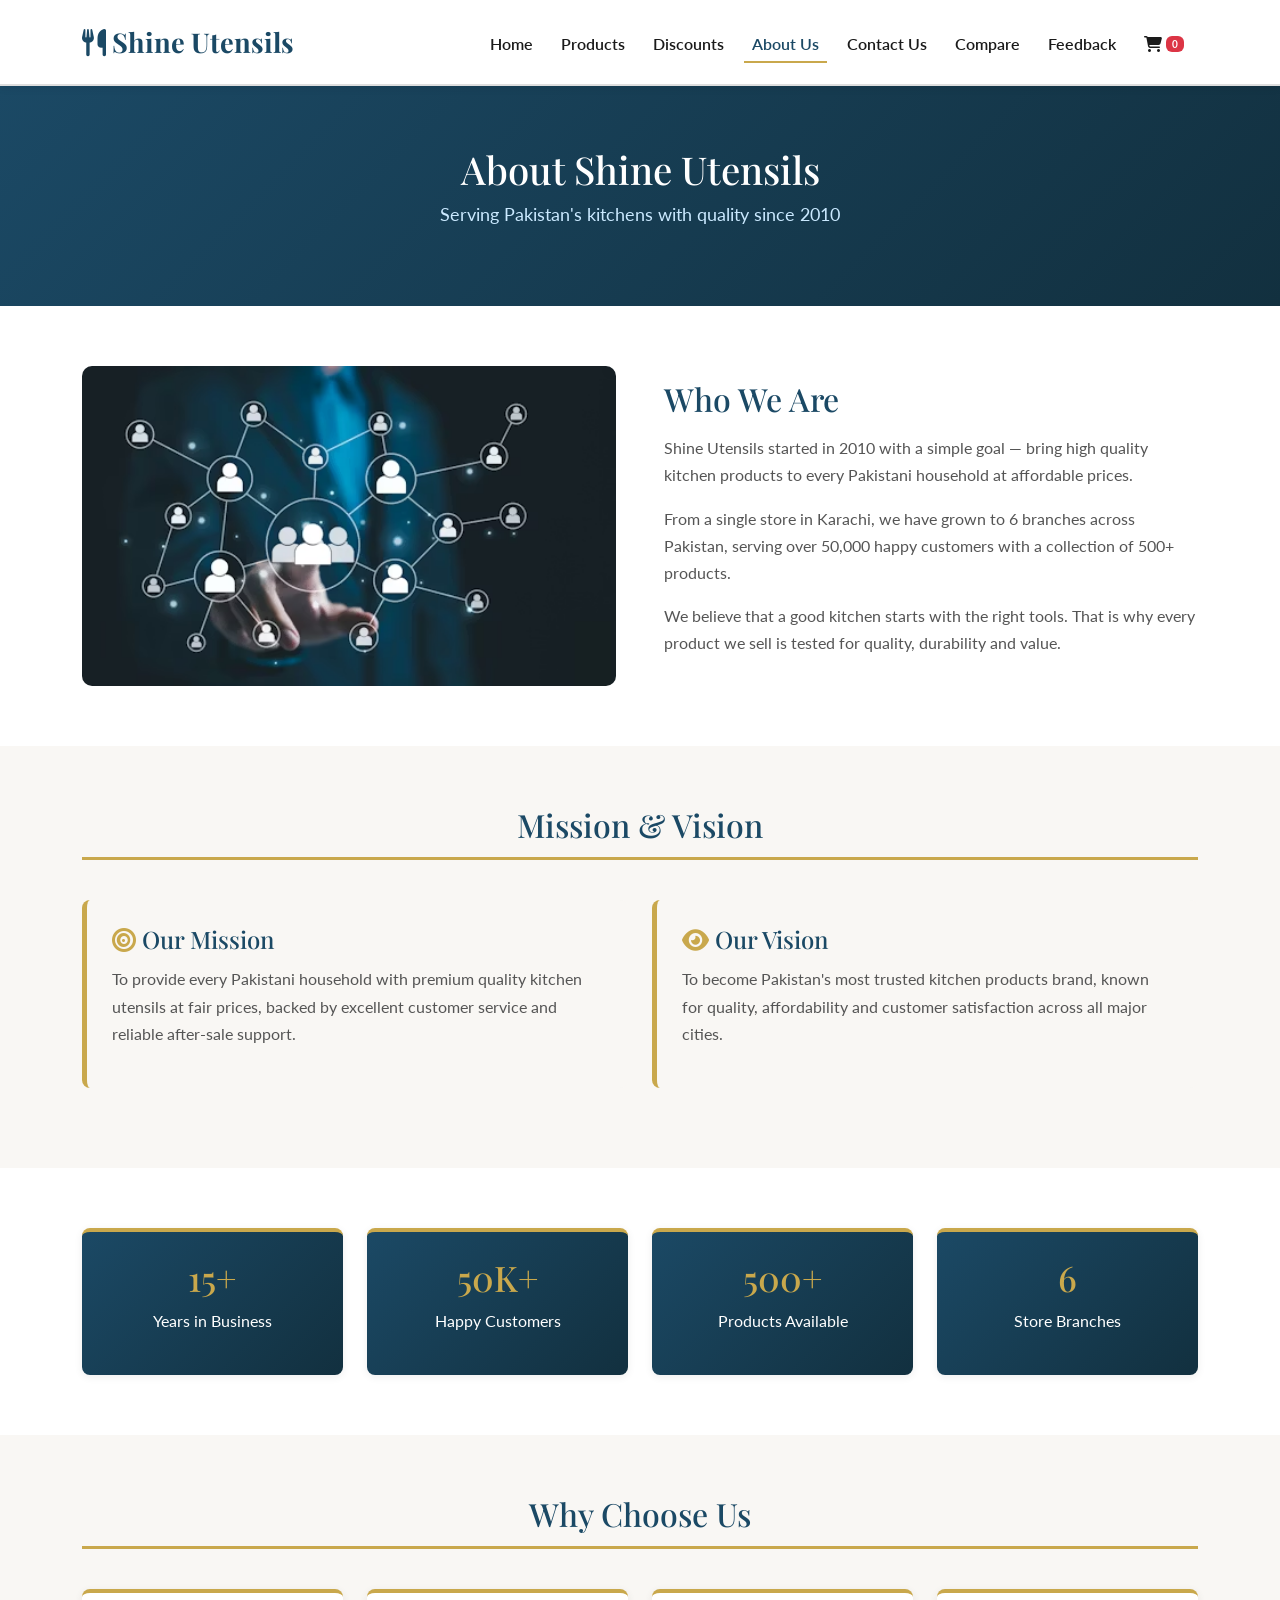
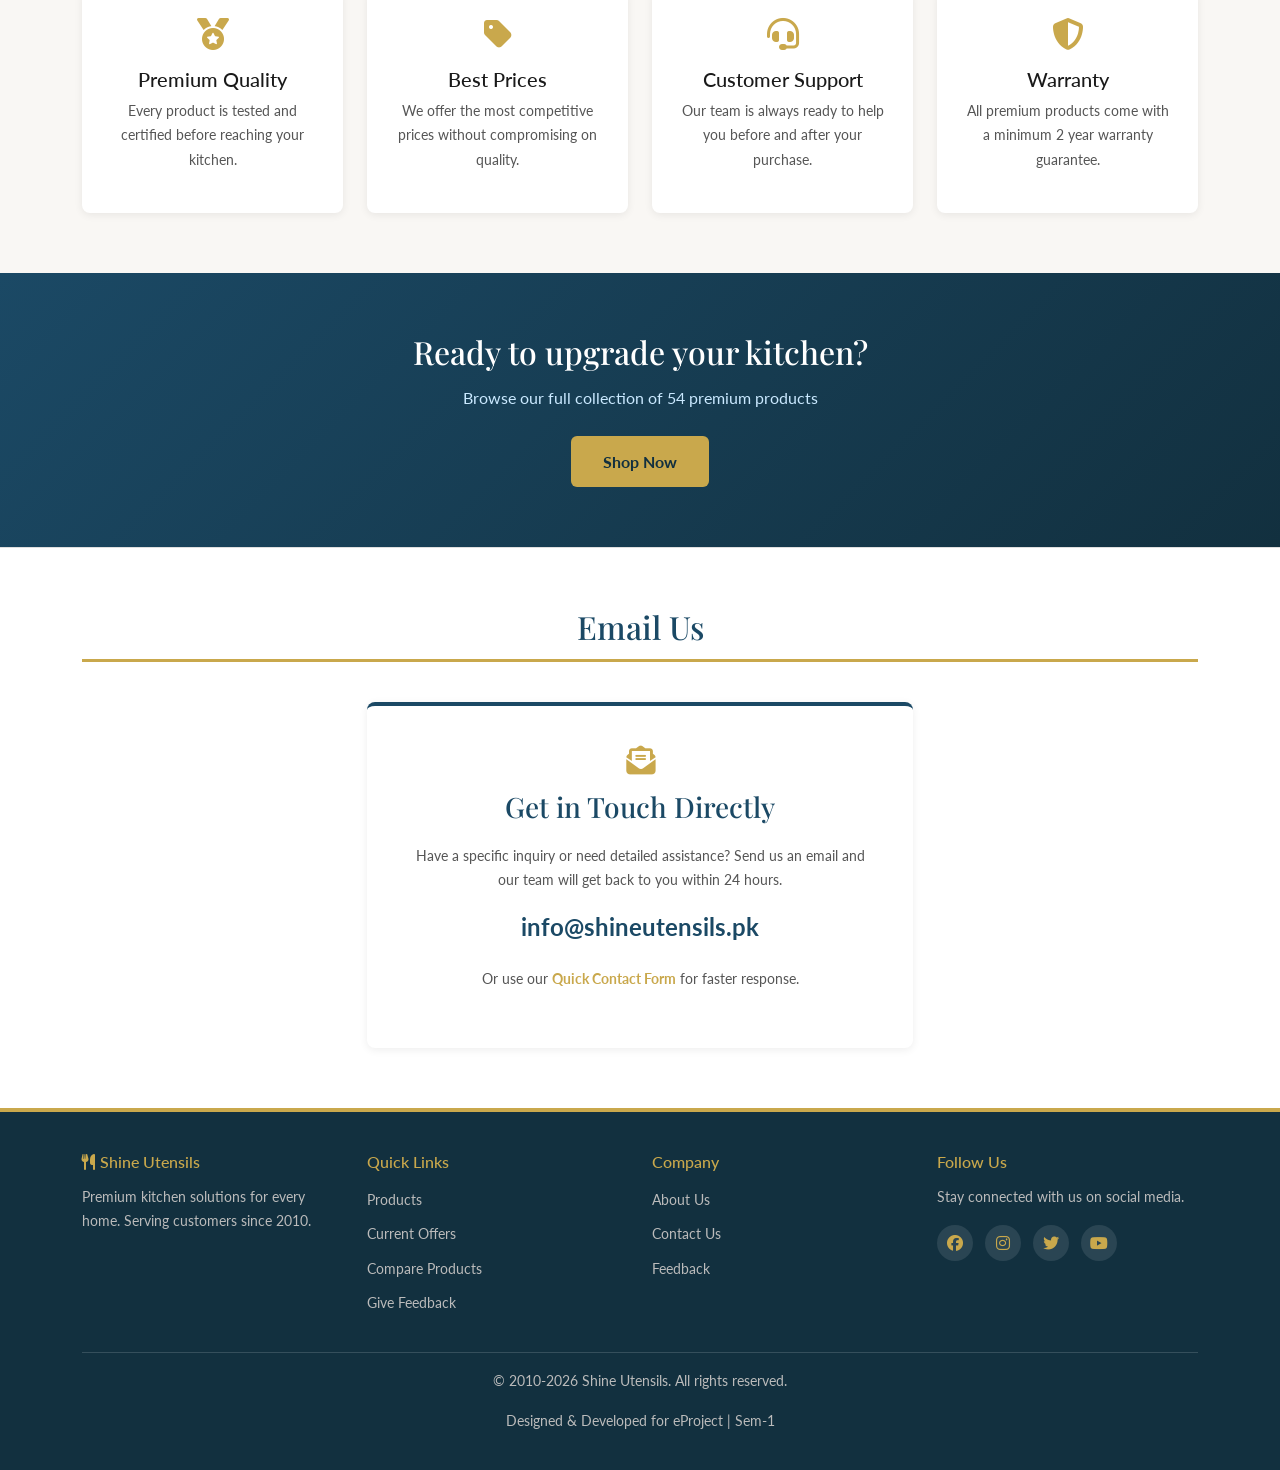
<file: shine utensils Store/about.html>
<!DOCTYPE html>
<html lang="en">
<head>
    <meta charset="UTF-8">
    <meta name="viewport" content="width=device-width, initial-scale=1.0">
    <title>Shine Utensils - About Us</title>
    <link href="https://cdnjs.cloudflare.com/ajax/libs/bootstrap/5.3.0/css/bootstrap.min.css" rel="stylesheet">
    <link href="https://cdnjs.cloudflare.com/ajax/libs/font-awesome/6.4.0/css/all.min.css" rel="stylesheet">
    <link rel="stylesheet" href="style.css">
    <link rel="stylesheet" href="navbar.css">
    <link rel="stylesheet" href="cards.css">
</head>
<body>

<!-- NAVBAR -->
<header>
    <nav class="navbar navbar-expand-lg">
        <div class="container">
            <a class="navbar-brand" href="index.html"><i class="fas fa-utensils"></i> Shine Utensils</a>
            <button class="navbar-toggler" type="button" data-bs-toggle="collapse" data-bs-target="#nav">
                <span class="navbar-toggler-icon"></span>
            </button>
            <div class="collapse navbar-collapse" id="nav">
                <ul class="navbar-nav ms-auto">
                    <li class="nav-item"><a class="nav-link" href="index.html">Home</a></li>
                    <li class="nav-item"><a class="nav-link" href="products.html">Products</a></li>
                    <li class="nav-item"><a class="nav-link" href="discounts.html">Discounts</a></li>
                    <li class="nav-item"><a class="nav-link active" href="about.html">About Us</a></li>
                    <li class="nav-item"><a class="nav-link" href="contact.html">Contact Us</a></li>
                    <li class="nav-item"><a class="nav-link" href="comparison.html">Compare</a></li>
                    <li class="nav-item"><a class="nav-link" href="feedback.html">Feedback</a></li>
                    <li class="nav-item"><a class="nav-link" href="#"><i class="fas fa-shopping-cart"></i> <span class="badge bg-danger cart-badge" style="font-size: 0.65rem; padding: 3px 6px; transform: translateY(-2px);">0</span></a></li>
                </ul>
            </div>
        </div>
    </nav>
</header>

<!-- PAGE HEADER -->
<section class="page-header">
    <div class="container">
        <h1>About Shine Utensils</h1>
        <p>Serving Pakistan's kitchens with quality since 2010</p>
    </div>
</section>

<!-- OUR STORY -->
<section style="background: var(--white);">
    <div class="container">
        <div class="row align-items-center g-5">
            <div class="col-md-6 slide-left">
                <img src="home-images/journey2.avif" alt="Our Store" class="about-img">
            </div>
            <div class="col-md-6 slide-right">
                <h2>Who We Are</h2>
                <p style="color: var(--muted); margin: 16px 0;">Shine Utensils started in 2010 with a simple goal — bring high quality kitchen products to every Pakistani household at affordable prices.</p>
                <p style="color: var(--muted); margin-bottom: 16px;">From a single store in Karachi, we have grown to 6 branches across Pakistan, serving over 50,000 happy customers with a collection of 500+ products.</p>
                <p style="color: var(--muted);">We believe that a good kitchen starts with the right tools. That is why every product we sell is tested for quality, durability and value.</p>
            </div>
        </div>
    </div>
</section>

<!-- MISSION & VISION -->
<section style="background: var(--bg);">
    <div class="container">
        <h2 class="section-title">Mission & Vision</h2>
        <div class="row g-4">
            <div class="col-md-6 slide-left">
                <div class="mission-card">
                    <h4><i class="fas fa-bullseye" style="color: var(--gold);"></i> Our Mission</h4>
                    <p style="color: var(--muted); margin-top: 12px;">To provide every Pakistani household with premium quality kitchen utensils at fair prices, backed by excellent customer service and reliable after-sale support.</p>
                </div>
            </div>
            <div class="col-md-6 slide-right">
                <div class="mission-card">
                    <h4><i class="fas fa-eye" style="color: var(--gold);"></i> Our Vision</h4>
                    <p style="color: var(--muted); margin-top: 12px;">To become Pakistan's most trusted kitchen products brand, known for quality, affordability and customer satisfaction across all major cities.</p>
                </div>
            </div>
        </div>
    </div>
</section>

<!-- STATS -->
<section style="background: var(--white);">
    <div class="container">
        <div class="row g-4 text-center">
            <div class="col-6 col-md-3 slide-left">
                <div class="stat-card">
                    <h3>15+</h3>
                    <p>Years in Business</p>
                </div>
            </div>
            <div class="col-6 col-md-3 slide-left">
                <div class="stat-card">
                    <h3>50K+</h3>
                    <p>Happy Customers</p>
                </div>
            </div>
            <div class="col-6 col-md-3 slide-right">
                <div class="stat-card">
                    <h3>500+</h3>
                    <p>Products Available</p>
                </div>
            </div>
            <div class="col-6 col-md-3 slide-right">
                <div class="stat-card">
                    <h3>6</h3>
                    <p>Store Branches</p>
                </div>
            </div>
        </div>
    </div>
</section>

<!-- WHY CHOOSE US -->
<section style="background: var(--bg);">
    <div class="container">
        <h2 class="section-title">Why Choose Us</h2>
        <div class="row g-4">
            <div class="col-sm-6 col-lg-3 slide-left">
                <div class="why-card">
                    <i class="fas fa-medal fa-2x" style="color: var(--gold);"></i>
                    <h5 style="margin: 14px 0 8px;">Premium Quality</h5>
                    <p style="color: var(--muted); font-size: 0.9rem;">Every product is tested and certified before reaching your kitchen.</p>
                </div>
            </div>
            <div class="col-sm-6 col-lg-3 slide-left">
                <div class="why-card">
                    <i class="fas fa-tag fa-2x" style="color: var(--gold);"></i>
                    <h5 style="margin: 14px 0 8px;">Best Prices</h5>
                    <p style="color: var(--muted); font-size: 0.9rem;">We offer the most competitive prices without compromising on quality.</p>
                </div>
            </div>
            <div class="col-sm-6 col-lg-3 slide-right">
                <div class="why-card">
                    <i class="fas fa-headset fa-2x" style="color: var(--gold);"></i>
                    <h5 style="margin: 14px 0 8px;">Customer Support</h5>
                    <p style="color: var(--muted); font-size: 0.9rem;">Our team is always ready to help you before and after your purchase.</p>
                </div>
            </div>
            <div class="col-sm-6 col-lg-3 slide-right">
                <div class="why-card">
                    <i class="fas fa-shield-alt fa-2x" style="color: var(--gold);"></i>
                    <h5 style="margin: 14px 0 8px;">Warranty</h5>
                    <p style="color: var(--muted); font-size: 0.9rem;">All premium products come with a minimum 2 year warranty guarantee.</p>
                </div>
            </div>
        </div>
    </div>
</section>

<!-- CTA -->
<section class="cta-section">
    <div class="container">
        <h2>Ready to upgrade your kitchen?</h2>
        <p>Browse our full collection of 54 premium products</p>
        <a href="products.html" class="btn-main">Shop Now</a>
    </div>
</section>

<!-- EMAIL US SECTION -->
<section id="email-section" style="background: var(--white); border-top: 1px solid var(--border);">
    <div class="container text-center">
        <h2 class="section-title">Email Us</h2>
        <div class="row justify-content-center">
            <div class="col-lg-6 slide-left">
                <div class="info-card" style="padding: 40px; border-top: 4px solid var(--primary);">
                    <i class="fas fa-envelope-open-text fa-3x mb-3" style="color: var(--gold);"></i>
                    <h3>Get in Touch Directly</h3>
                    <p style="color: var(--muted); margin: 20px 0;">Have a specific inquiry or need detailed assistance? Send us an email and our team will get back to you within 24 hours.</p>
                    <a href="mailto:info@shineutensils.pk" class="h4" style="color: var(--primary); font-weight: 700;">info@shineutensils.pk</a>
                    <div class="mt-4">
                        <p style="font-size: 0.9rem; color: var(--muted);">Or use our <a href="contact.html#quick-contact" style="color: var(--gold); font-weight: 700;">Quick Contact Form</a> for faster response.</p>
                    </div>
                </div>
            </div>
        </div>
    </div>
</section>

<!-- FOOTER -->
<footer>
    <div class="container">
        <div class="row g-4">
            <div class="col-md-6 col-lg-3">
                <h5><i class="fas fa-utensils"></i> Shine Utensils</h5>
                <p>Premium kitchen solutions for every home. Serving customers since 2010.</p>
            </div>
            <div class="col-md-6 col-lg-3">
                <h5>Quick Links</h5>
                <ul class="footer-links">
                    <li><a href="products.html">Products</a></li>
                    <li><a href="discounts.html">Current Offers</a></li>
                    <li><a href="comparison.html">Compare Products</a></li>
                    <li><a href="feedback.html">Give Feedback</a></li>
                </ul>
            </div>
            <div class="col-md-6 col-lg-3">
                <h5>Company</h5>
                <ul class="footer-links">
                    <li><a href="about.html">About Us</a></li>
                    <li><a href="contact.html">Contact Us</a></li>
                    <li><a href="feedback.html">Feedback</a></li>
                </ul>
            </div>
            <div class="col-md-6 col-lg-3">
                <h5>Follow Us</h5>
                <p>Stay connected with us on social media.</p>
                <div class="social-links">
                    <a href="#"><i class="fab fa-facebook"></i></a>
                    <a href="#"><i class="fab fa-instagram"></i></a>
                    <a href="#"><i class="fab fa-twitter"></i></a>
                    <a href="#"><i class="fab fa-youtube"></i></a>
                </div>
            </div>
        </div>
        <div class="footer-bottom">
            <p>&copy; 2010-2026 Shine Utensils. All rights reserved.</p>
            <p>Designed & Developed for eProject | Sem-1</p>
        </div>
    </div>
</footer>

<script src="https://cdnjs.cloudflare.com/ajax/libs/bootstrap/5.3.0/js/bootstrap.bundle.min.js"></script>
<script src="script.js"></script>

</body>
</html>
</file>
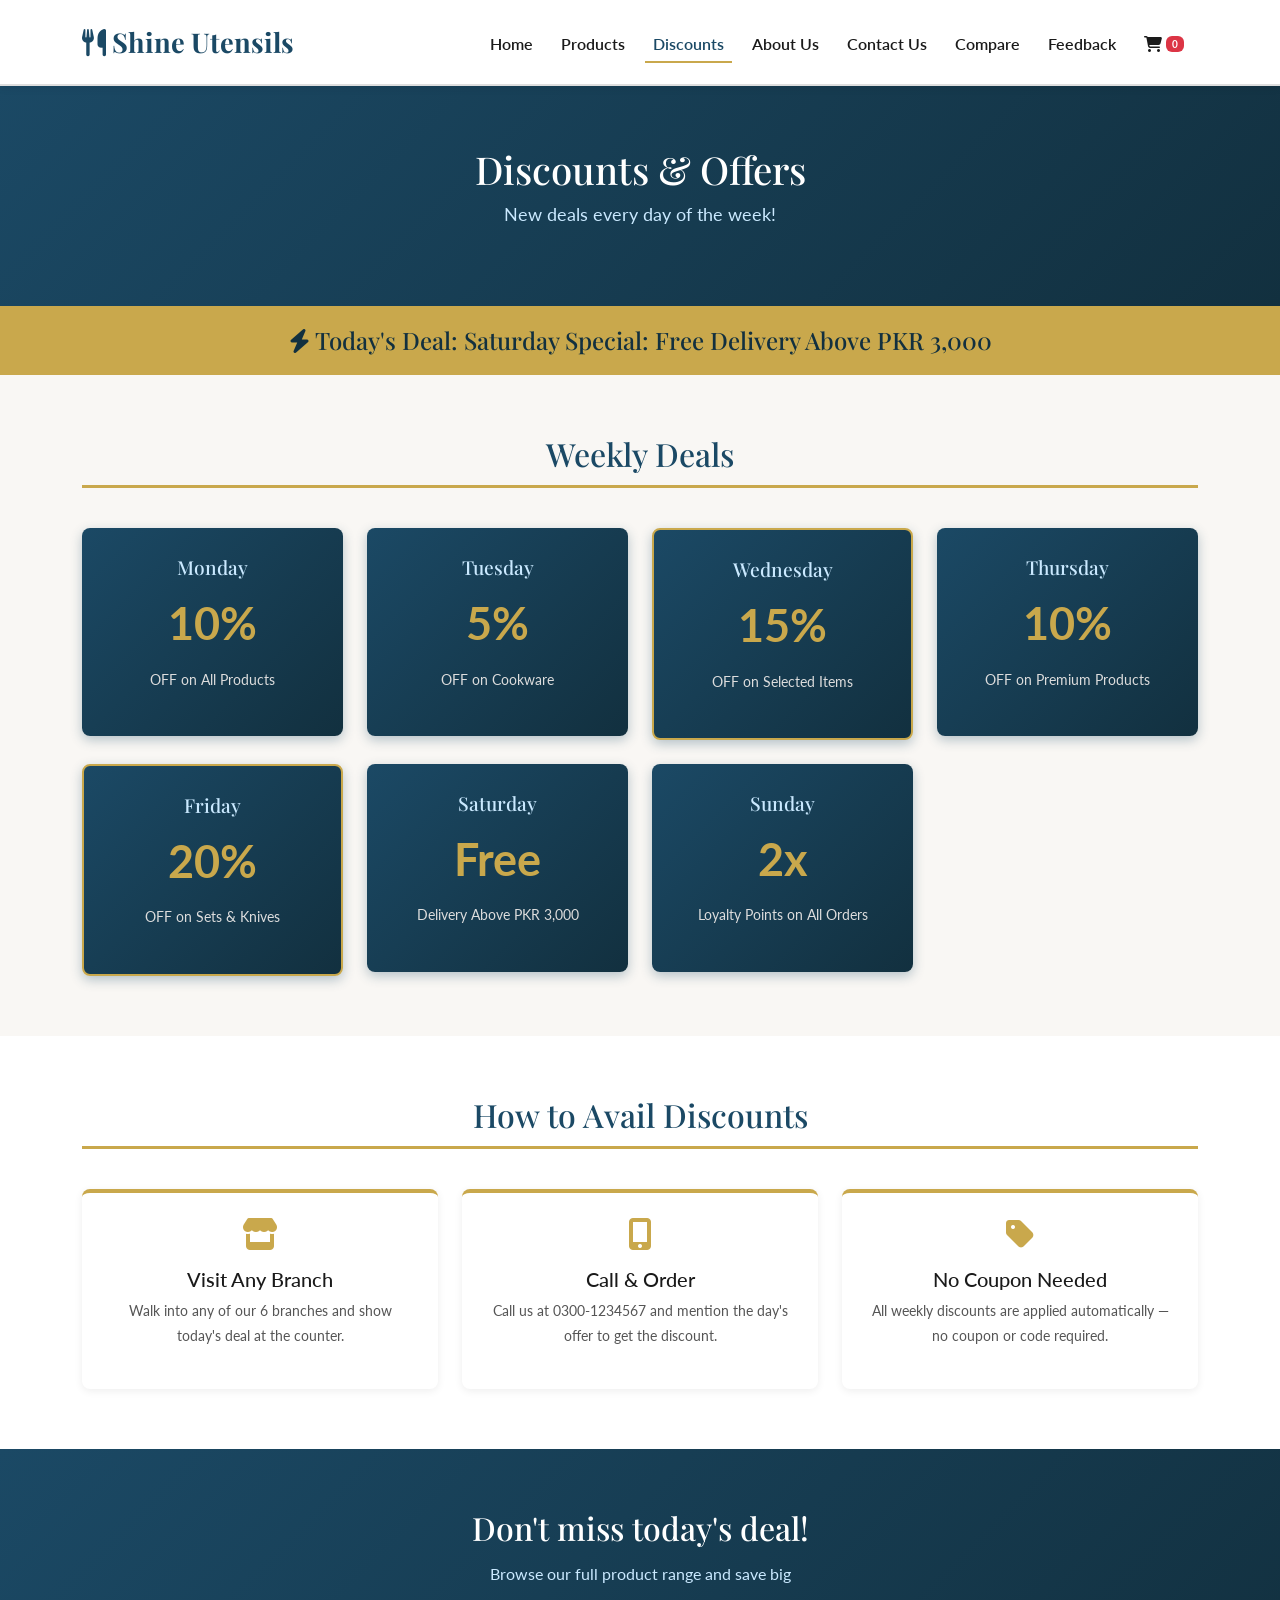
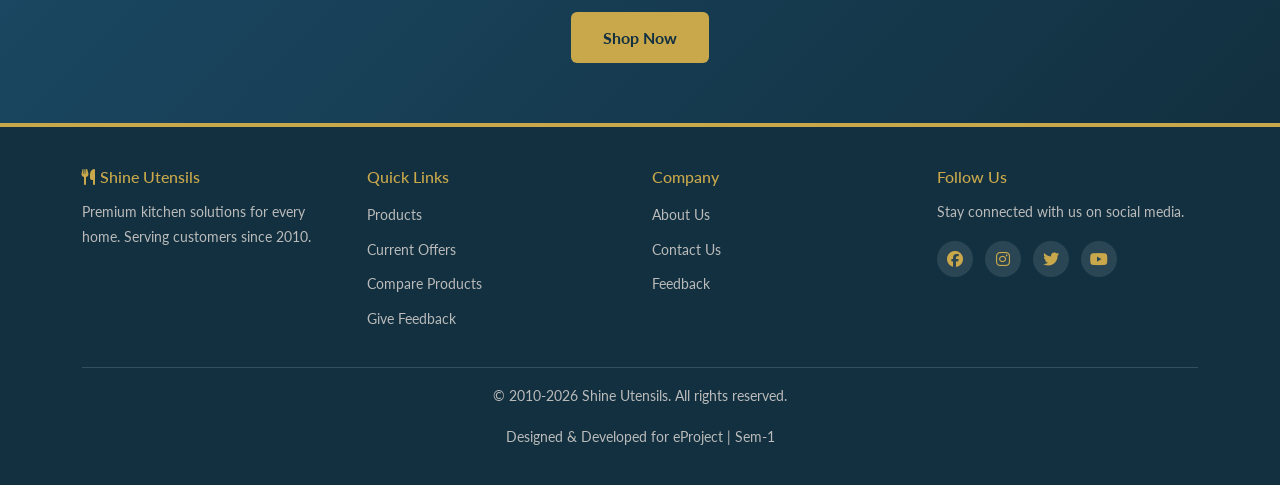
<file: shine utensils Store/discounts.html>
<!DOCTYPE html>
<html lang="en">
<head>
    <meta charset="UTF-8">
    <meta name="viewport" content="width=device-width, initial-scale=1.0">
    <title>Shine Utensils - Discounts</title>
    <link href="https://cdnjs.cloudflare.com/ajax/libs/bootstrap/5.3.0/css/bootstrap.min.css" rel="stylesheet">
    <link href="https://cdnjs.cloudflare.com/ajax/libs/font-awesome/6.4.0/css/all.min.css" rel="stylesheet">
    <link rel="stylesheet" href="style.css">
    <link rel="stylesheet" href="navbar.css">
    <link rel="stylesheet" href="cards.css">
</head>
<body>

<!-- NAVBAR -->
<header>
    <nav class="navbar navbar-expand-lg">
        <div class="container">
            <a class="navbar-brand" href="index.html"><i class="fas fa-utensils"></i> Shine Utensils</a>
            <button class="navbar-toggler" type="button" data-bs-toggle="collapse" data-bs-target="#nav">
                <span class="navbar-toggler-icon"></span>
            </button>
            <div class="collapse navbar-collapse" id="nav">
                <ul class="navbar-nav ms-auto">
                    <li class="nav-item"><a class="nav-link" href="index.html">Home</a></li>
                    <li class="nav-item"><a class="nav-link" href="products.html">Products</a></li>
                    <li class="nav-item"><a class="nav-link active" href="discounts.html">Discounts</a></li>
                    <li class="nav-item"><a class="nav-link" href="about.html">About Us</a></li>
                    <li class="nav-item"><a class="nav-link" href="contact.html">Contact Us</a></li>
                    <li class="nav-item"><a class="nav-link" href="comparison.html">Compare</a></li>
                    <li class="nav-item"><a class="nav-link" href="feedback.html">Feedback</a></li>
                    <li class="nav-item"><a class="nav-link" href="#"><i class="fas fa-shopping-cart"></i> <span class="badge bg-danger cart-badge" style="font-size: 0.65rem; padding: 3px 6px; transform: translateY(-2px);">0</span></a></li>
                </ul>
            </div>
        </div>
    </nav>
</header>

<!-- PAGE HEADER -->
<section class="page-header">
    <div class="container">
        <h1>Discounts & Offers</h1>
        <p>New deals every day of the week!</p>
    </div>
</section>

<!-- TODAY'S OFFER BANNER -->
<section style="background: var(--gold); padding: 20px;">
    <div class="container text-center">
        <h4 style="color: var(--dark); margin: 0;">
            <i class="fas fa-bolt"></i> Today's Deal: <span id="todayOffer">Loading...</span>
        </h4>
    </div>
</section>

<!-- WEEKLY DEALS -->
<section style="background: var(--bg);">
    <div class="container">
        <h2 class="section-title">Weekly Deals</h2>
        <div class="row g-4">

            <div class="col-sm-6 col-lg-3 slide-left">
                <div class="discount-card">
                    <h4>Monday</h4>
                    <div class="discount-percent">10%</div>
                    <p>OFF on All Products</p>
                </div>
            </div>

            <div class="col-sm-6 col-lg-3 slide-left">
                <div class="discount-card">
                    <h4>Tuesday</h4>
                    <div class="discount-percent">5%</div>
                    <p>OFF on Cookware</p>
                </div>
            </div>

            <div class="col-sm-6 col-lg-3 slide-right">
                <div class="discount-card featured">
                    <h4>Wednesday</h4>
                    <div class="discount-percent">15%</div>
                    <p>OFF on Selected Items</p>
                </div>
            </div>

            <div class="col-sm-6 col-lg-3 slide-right">
                <div class="discount-card">
                    <h4>Thursday</h4>
                    <div class="discount-percent">10%</div>
                    <p>OFF on Premium Products</p>
                </div>
            </div>

            <div class="col-sm-6 col-lg-3 slide-left">
                <div class="discount-card featured">
                    <h4>Friday</h4>
                    <div class="discount-percent">20%</div>
                    <p>OFF on Sets & Knives</p>
                </div>
            </div>

            <div class="col-sm-6 col-lg-3 slide-left">
                <div class="discount-card">
                    <h4>Saturday</h4>
                    <div class="discount-percent">Free</div>
                    <p>Delivery Above PKR 3,000</p>
                </div>
            </div>

            <div class="col-sm-6 col-lg-3 slide-right">
                <div class="discount-card">
                    <h4>Sunday</h4>
                    <div class="discount-percent">2x</div>
                    <p>Loyalty Points on All Orders</p>
                </div>
            </div>

        </div>
    </div>
</section>

<!-- HOW TO AVAIL -->
<section style="background: var(--white);">
    <div class="container">
        <h2 class="section-title">How to Avail Discounts</h2>
        <div class="row g-4 text-center">
            <div class="col-md-4 slide-left">
                <div class="why-card">
                    <i class="fas fa-store fa-2x" style="color: var(--gold);"></i>
                    <h5 style="margin: 14px 0 8px;">Visit Any Branch</h5>
                    <p style="color: var(--muted); font-size: 0.9rem;">Walk into any of our 6 branches and show today's deal at the counter.</p>
                </div>
            </div>
            <div class="col-md-4 slide-left">
                <div class="why-card">
                    <i class="fas fa-mobile-alt fa-2x" style="color: var(--gold);"></i>
                    <h5 style="margin: 14px 0 8px;">Call & Order</h5>
                    <p style="color: var(--muted); font-size: 0.9rem;">Call us at 0300-1234567 and mention the day's offer to get the discount.</p>
                </div>
            </div>
            <div class="col-md-4 slide-right">
                <div class="why-card">
                    <i class="fas fa-tag fa-2x" style="color: var(--gold);"></i>
                    <h5 style="margin: 14px 0 8px;">No Coupon Needed</h5>
                    <p style="color: var(--muted); font-size: 0.9rem;">All weekly discounts are applied automatically — no coupon or code required.</p>
                </div>
            </div>
        </div>
    </div>
</section>

<!-- CTA -->
<section class="cta-section">
    <div class="container">
        <h2>Don't miss today's deal!</h2>
        <p>Browse our full product range and save big</p>
        <a href="products.html" class="btn-main">Shop Now</a>
    </div>
</section>

<!-- FOOTER -->
<footer>
    <div class="container">
        <div class="row g-4">
            <div class="col-md-6 col-lg-3">
                <h5><i class="fas fa-utensils"></i> Shine Utensils</h5>
                <p>Premium kitchen solutions for every home. Serving customers since 2010.</p>
            </div>
            <div class="col-md-6 col-lg-3">
                <h5>Quick Links</h5>
                <ul class="footer-links">
                    <li><a href="products.html">Products</a></li>
                    <li><a href="discounts.html">Current Offers</a></li>
                    <li><a href="comparison.html">Compare Products</a></li>
                    <li><a href="feedback.html">Give Feedback</a></li>
                </ul>
            </div>
            <div class="col-md-6 col-lg-3">
                <h5>Company</h5>
                <ul class="footer-links">
                    <li><a href="about.html">About Us</a></li>
                    <li><a href="contact.html">Contact Us</a></li>
                    <li><a href="feedback.html">Feedback</a></li>
                </ul>
            </div>
            <div class="col-md-6 col-lg-3">
                <h5>Follow Us</h5>
                <p>Stay connected with us on social media.</p>
                <div class="social-links">
                    <a href="#"><i class="fab fa-facebook"></i></a>
                    <a href="#"><i class="fab fa-instagram"></i></a>
                    <a href="#"><i class="fab fa-twitter"></i></a>
                    <a href="#"><i class="fab fa-youtube"></i></a>
                </div>
            </div>
        </div>
        <div class="footer-bottom">
            <p>&copy; 2010-2026 Shine Utensils. All rights reserved.</p>
            <p>Designed & Developed for eProject | Sem-1</p>
        </div>
    </div>
</footer>

<script src="https://cdnjs.cloudflare.com/ajax/libs/bootstrap/5.3.0/js/bootstrap.bundle.min.js"></script>
<script src="script.js"></script>

</body>
</html>
</file>
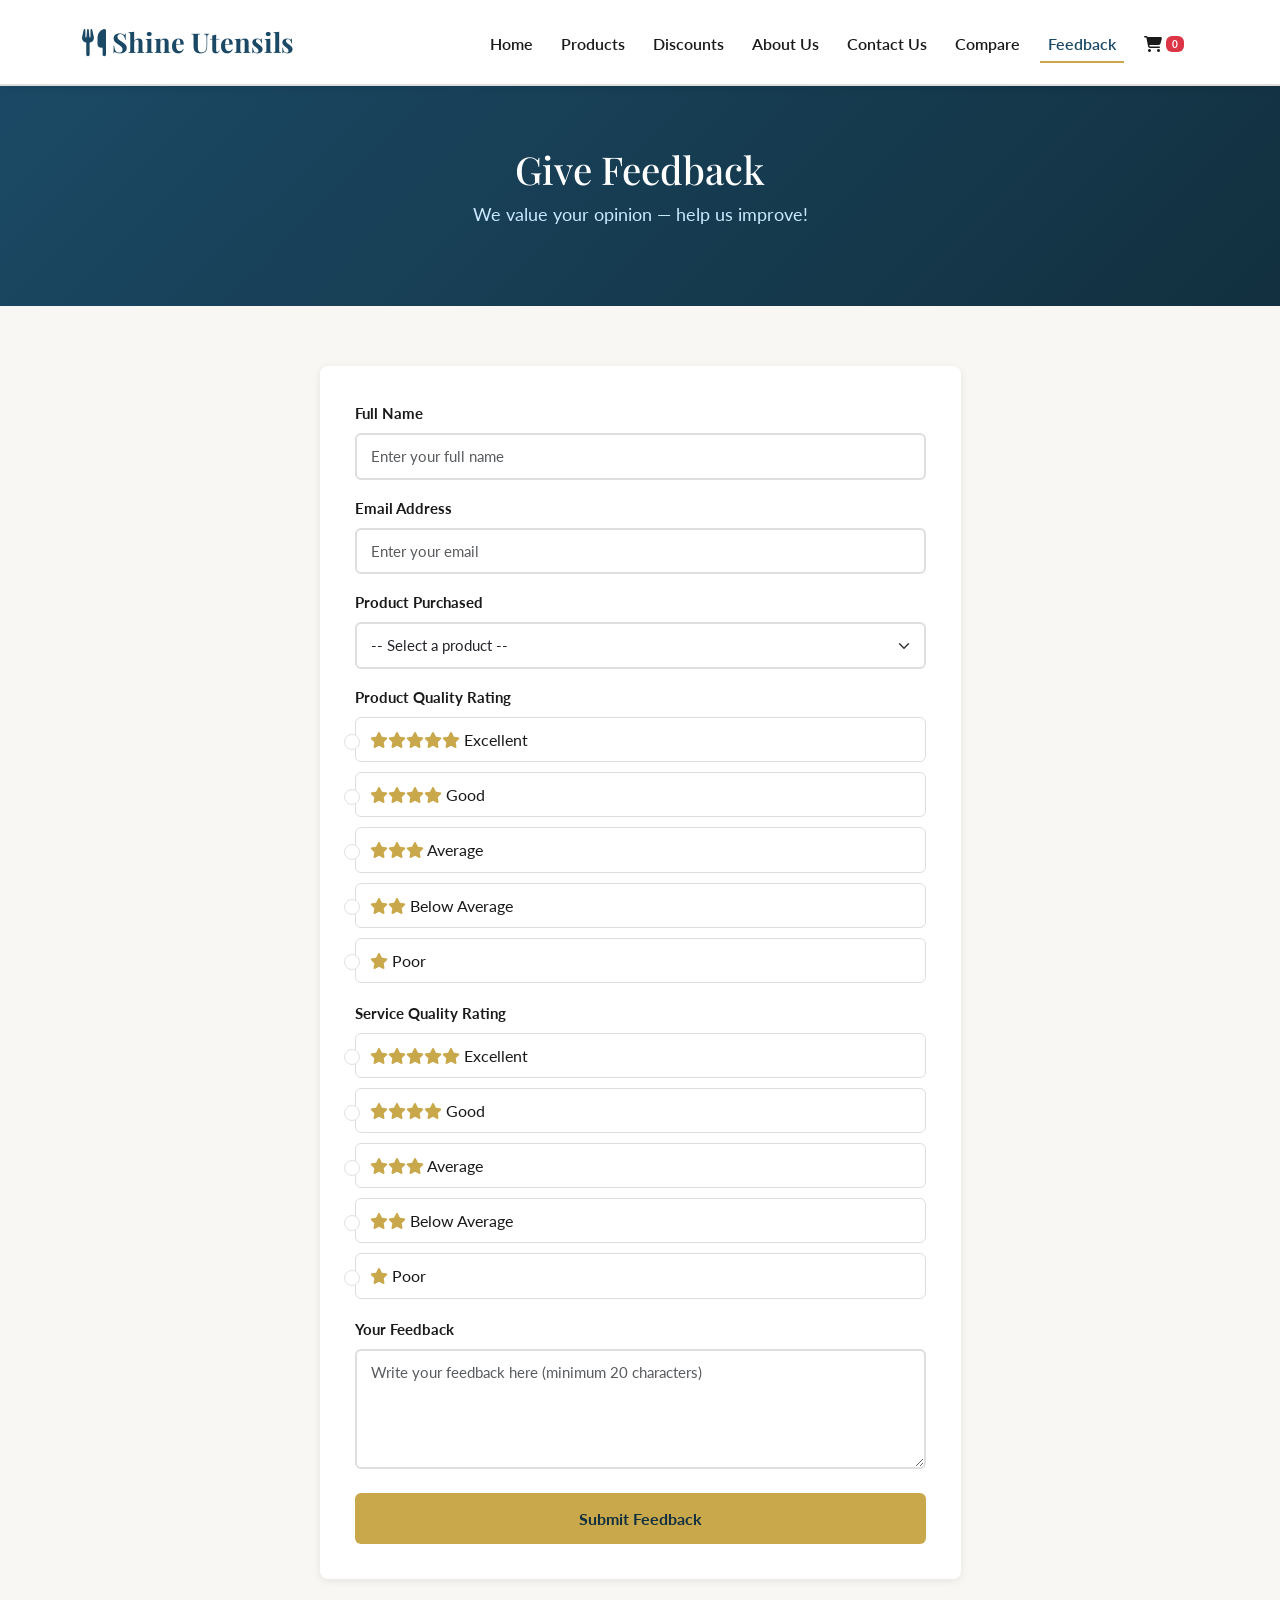
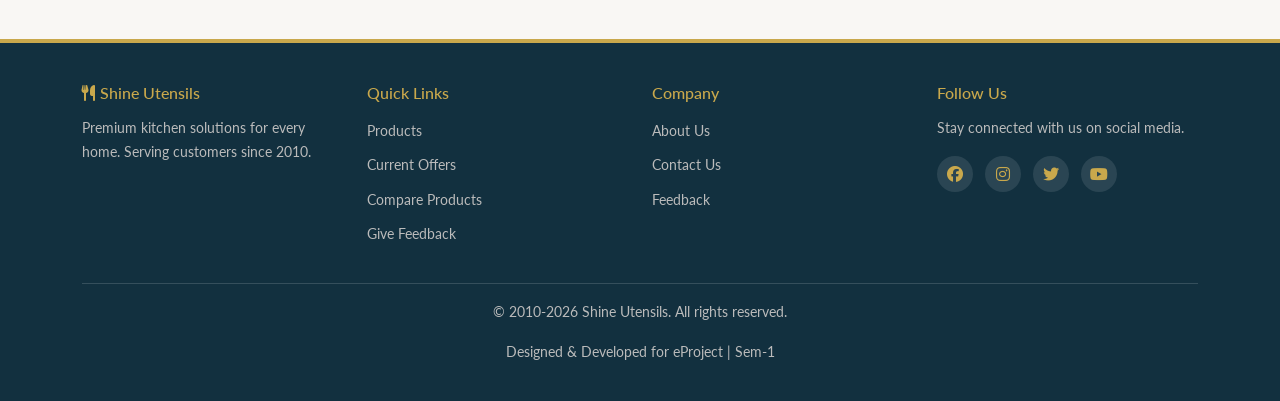
<file: shine utensils Store/feedback.html>
<!DOCTYPE html>
<html lang="en">
<head>
    <meta charset="UTF-8">
    <meta name="viewport" content="width=device-width, initial-scale=1.0">
    <title>Shine Utensils - Feedback</title>
    <link href="https://cdnjs.cloudflare.com/ajax/libs/bootstrap/5.3.0/css/bootstrap.min.css" rel="stylesheet">
    <link href="https://cdnjs.cloudflare.com/ajax/libs/font-awesome/6.4.0/css/all.min.css" rel="stylesheet">
    <link rel="stylesheet" href="style.css">
    <link rel="stylesheet" href="navbar.css">
    <link rel="stylesheet" href="forms.css">
</head>
<body>

<!-- NAVBAR -->
<header>
    <nav class="navbar navbar-expand-lg">
        <div class="container">
            <a class="navbar-brand" href="index.html"><i class="fas fa-utensils"></i> Shine Utensils</a>
            <button class="navbar-toggler" type="button" data-bs-toggle="collapse" data-bs-target="#nav">
                <span class="navbar-toggler-icon"></span>
            </button>
            <div class="collapse navbar-collapse" id="nav">
                <ul class="navbar-nav ms-auto">
                    <li class="nav-item"><a class="nav-link" href="index.html">Home</a></li>
                    <li class="nav-item"><a class="nav-link" href="products.html">Products</a></li>
                    <li class="nav-item"><a class="nav-link" href="discounts.html">Discounts</a></li>
                    <li class="nav-item"><a class="nav-link" href="about.html">About Us</a></li>
                    <li class="nav-item"><a class="nav-link" href="contact.html">Contact Us</a></li>
                    <li class="nav-item"><a class="nav-link" href="comparison.html">Compare</a></li>
                    <li class="nav-item"><a class="nav-link active" href="feedback.html">Feedback</a></li>
                    <li class="nav-item"><a class="nav-link" href="#"><i class="fas fa-shopping-cart"></i> <span class="badge bg-danger cart-badge" style="font-size: 0.65rem; padding: 3px 6px; transform: translateY(-2px);">0</span></a></li>
                </ul>
            </div>
        </div>
    </nav>
</header>

<!-- PAGE HEADER -->
<section class="page-header">
    <div class="container">
        <h1>Give Feedback</h1>
        <p>We value your opinion — help us improve!</p>
    </div>
</section>

<!-- FEEDBACK FORM -->
<section style="background: var(--bg);">
    <div class="container">
        <div class="row justify-content-center">
            <div class="col-lg-7">

                <!-- SUCCESS MESSAGE -->
                <div id="successMessage" class="alert alert-success mb-4" style="display: none;">
                    <i class="fas fa-check-circle"></i> Thank you! Your feedback has been submitted successfully.
                </div>

                <!-- ERROR MESSAGE -->
                <div id="errorMessage" class="alert alert-danger mb-4" style="display: none;">
                    <i class="fas fa-exclamation-circle"></i> <span id="errorText"></span>
                </div>

                <div class="form-box">
                    <form id="feedbackForm" onsubmit="submitFeedback(event)">

                        <!-- NAME -->
                        <div class="mb-3">
                            <label class="form-label">Full Name</label>
                            <input type="text" id="fullName" class="form-control" placeholder="Enter your full name">
                        </div>

                        <!-- EMAIL -->
                        <div class="mb-3">
                            <label class="form-label">Email Address</label>
                            <input type="email" id="email" class="form-control" placeholder="Enter your email">
                        </div>

                        <!-- PRODUCT -->
                        <div class="mb-3">
                            <label class="form-label">Product Purchased</label>
                            <select id="product" class="form-select">
                                <option value="">-- Select a product --</option>
                            </select>
                        </div>

                        <!-- PRODUCT RATING -->
                        <div class="mb-3">
                            <label class="form-label">Product Quality Rating</label>
                            <div class="rating-group">
                                <label class="form-check">
                                    <input class="form-check-input" type="radio" name="productRating" value="5">
                                    <span class="form-check-label"><i class="fas fa-star"></i><i class="fas fa-star"></i><i class="fas fa-star"></i><i class="fas fa-star"></i><i class="fas fa-star"></i> Excellent</span>
                                </label>
                                <label class="form-check">
                                    <input class="form-check-input" type="radio" name="productRating" value="4">
                                    <span class="form-check-label"><i class="fas fa-star"></i><i class="fas fa-star"></i><i class="fas fa-star"></i><i class="fas fa-star"></i> Good</span>
                                </label>
                                <label class="form-check">
                                    <input class="form-check-input" type="radio" name="productRating" value="3">
                                    <span class="form-check-label"><i class="fas fa-star"></i><i class="fas fa-star"></i><i class="fas fa-star"></i> Average</span>
                                </label>
                                <label class="form-check">
                                    <input class="form-check-input" type="radio" name="productRating" value="2">
                                    <span class="form-check-label"><i class="fas fa-star"></i><i class="fas fa-star"></i> Below Average</span>
                                </label>
                                <label class="form-check">
                                    <input class="form-check-input" type="radio" name="productRating" value="1">
                                    <span class="form-check-label"><i class="fas fa-star"></i> Poor</span>
                                </label>
                            </div>
                        </div>

                        <!-- SERVICE RATING -->
                        <div class="mb-3">
                            <label class="form-label">Service Quality Rating</label>
                            <div class="rating-group">
                                <label class="form-check">
                                    <input class="form-check-input" type="radio" name="serviceRating" value="5">
                                    <span class="form-check-label"><i class="fas fa-star"></i><i class="fas fa-star"></i><i class="fas fa-star"></i><i class="fas fa-star"></i><i class="fas fa-star"></i> Excellent</span>
                                </label>
                                <label class="form-check">
                                    <input class="form-check-input" type="radio" name="serviceRating" value="4">
                                    <span class="form-check-label"><i class="fas fa-star"></i><i class="fas fa-star"></i><i class="fas fa-star"></i><i class="fas fa-star"></i> Good</span>
                                </label>
                                <label class="form-check">
                                    <input class="form-check-input" type="radio" name="serviceRating" value="3">
                                    <span class="form-check-label"><i class="fas fa-star"></i><i class="fas fa-star"></i><i class="fas fa-star"></i> Average</span>
                                </label>
                                <label class="form-check">
                                    <input class="form-check-input" type="radio" name="serviceRating" value="2">
                                    <span class="form-check-label"><i class="fas fa-star"></i><i class="fas fa-star"></i> Below Average</span>
                                </label>
                                <label class="form-check">
                                    <input class="form-check-input" type="radio" name="serviceRating" value="1">
                                    <span class="form-check-label"><i class="fas fa-star"></i> Poor</span>
                                </label>
                            </div>
                        </div>

                        <!-- FEEDBACK TEXT -->
                        <div class="mb-4">
                            <label class="form-label">Your Feedback</label>
                            <textarea id="feedback" class="form-control" placeholder="Write your feedback here (minimum 20 characters)"></textarea>
                        </div>

                        <button type="submit" class="btn-main w-100">Submit Feedback</button>

                    </form>
                </div>

            </div>
        </div>
    </div>
</section>

<!-- FOOTER -->
<footer>
    <div class="container">
        <div class="row g-4">
            <div class="col-md-6 col-lg-3">
                <h5><i class="fas fa-utensils"></i> Shine Utensils</h5>
                <p>Premium kitchen solutions for every home. Serving customers since 2010.</p>
            </div>
            <div class="col-md-6 col-lg-3">
                <h5>Quick Links</h5>
                <ul class="footer-links">
                    <li><a href="products.html">Products</a></li>
                    <li><a href="discounts.html">Current Offers</a></li>
                    <li><a href="comparison.html">Compare Products</a></li>
                    <li><a href="feedback.html">Give Feedback</a></li>
                </ul>
            </div>
            <div class="col-md-6 col-lg-3">
                <h5>Company</h5>
                <ul class="footer-links">
                    <li><a href="about.html">About Us</a></li>
                    <li><a href="contact.html">Contact Us</a></li>
                    <li><a href="feedback.html">Feedback</a></li>
                </ul>
            </div>
            <div class="col-md-6 col-lg-3">
                <h5>Follow Us</h5>
                <p>Stay connected with us on social media.</p>
                <div class="social-links">
                    <a href="#"><i class="fab fa-facebook"></i></a>
                    <a href="#"><i class="fab fa-instagram"></i></a>
                    <a href="#"><i class="fab fa-twitter"></i></a>
                    <a href="#"><i class="fab fa-youtube"></i></a>
                </div>
            </div>
        </div>
        <div class="footer-bottom">
            <p>&copy; 2010-2026 Shine Utensils. All rights reserved.</p>
            <p>Designed & Developed for eProject | Sem-1</p>
        </div>
    </div>
</footer>

<script src="https://cdnjs.cloudflare.com/ajax/libs/bootstrap/5.3.0/js/bootstrap.bundle.min.js"></script>
<script src="products-render.js"></script>
<script src="script.js"></script>

</body>
</html>
</file>
<file: shine utensils Store/style.css>
@import url('https://fonts.googleapis.com/css2?family=Playfair+Display:wght@600;700&family=Lato:wght@400;700&display=swap');

:root {
    --primary: #1B4965;
    --gold:    #C9A84C;
    --bg:      #F9F7F4;
    --white:   #FFFFFF;
    --text:    #1A1A1A;
    --muted:   #555555;
    --accent:  #CAE9FF;
    --border:  #DEDEDE;
    --dark:    #12303F;
}

* { margin: 0; padding: 0; box-sizing: border-box; }

body {
    font-family: 'Lato', sans-serif;
    background: var(--bg);
    color: var(--text);
    line-height: 1.7;
}

h1, h2, h3, h4 { font-family: 'Playfair Display', serif; color: var(--primary); }
a { text-decoration: none; color: inherit; }
img { max-width: 100%; display: block; }
section { padding: 60px 20px; }

/* PAGE HEADER */
.page-header {
    background: linear-gradient(135deg, var(--primary), var(--dark));
    color: var(--white);
    padding: 60px 20px;
    text-align: center;
}
.page-header h1 { font-size: 2.4rem; color: var(--white); margin-bottom: 8px; }
.page-header p  { color: var(--accent); font-size: 1.1rem; }

.section-title {
    font-size: 2rem;
    text-align: center;
    margin-bottom: 40px;
    padding-bottom: 12px;
    border-bottom: 3px solid var(--gold);
}

/* HERO */
.hero {
    background: linear-gradient(rgba(18, 48, 63, 0.75), rgba(27, 73, 101, 0.80)),
                url('/home-images/bg-hero.avif') center/cover no-repeat;
    color: var(--white);
    min-height: 88vh;
    display: flex;
    align-items: center;
    text-align: center;
}
.hero h1 { font-size: 3rem; color: var(--white); margin-bottom: 12px; }
.hero p  { color: var(--accent); max-width: 650px; margin: 0 auto 30px; }
.hero-btns { display: flex; gap: 14px; justify-content: center; flex-wrap: wrap; margin-top: 28px; }
.hero-stats { display: flex; justify-content: center; gap: 40px; flex-wrap: wrap; margin: 30px 0; }
.hero-stats .stat h3 { font-size: 2rem; color: var(--gold); }
.hero-stats .stat p  { font-size: 0.9rem; color: var(--accent); }

/* BUTTONS */
.btn-main {
    background: var(--gold);
    color: var(--dark);
    padding: 12px 32px;
    border-radius: 6px;
    font-weight: 700;
    border: none;
    cursor: pointer;
    display: inline-block;
    transition: background 0.3s;
}
.btn-main:hover { background: #b8942e; color: var(--white); }

.btn-outline {
    border: 2px solid var(--white);
    color: var(--white);
    padding: 11px 30px;
    border-radius: 6px;
    font-weight: 700;
    display: inline-block;
    transition: all 0.3s;
}
.btn-outline:hover { background: var(--white); color: var(--primary); }

/* CTA */
.cta-section {
    background: linear-gradient(135deg, var(--primary), var(--dark));
    color: var(--white);
    text-align: center;
    padding: 60px 20px;
}
.cta-section h2 { color: var(--white); margin-bottom: 12px; }
.cta-section p  { color: var(--accent); margin-bottom: 25px; }

/* JOURNEY */
.journey-img { width: 100%; height: 380px; object-fit: cover; border-radius: 10px; }
.journey-text h2 { margin-bottom: 16px; }
.journey-text p  { color: var(--muted); margin-bottom: 12px; }
.establishment-list { list-style: none; padding: 0; margin: 16px 0; }
.establishment-list li { padding: 6px 0; color: var(--muted); }
.establishment-list li i { color: var(--gold); margin-right: 8px; }

/* ABOUT */
.about-img { width: 100%; height: 320px; object-fit: cover; border-radius: 10px; }
.mission-card { background: var(--bg); border-left: 5px solid var(--gold); padding: 25px; border-radius: 8px; margin-bottom: 20px; }
.why-card, .stat-card, .award-item, .card { border-top: 4px solid var(--gold); padding: 25px; border-radius: 8px; text-align: center; background: var(--white); box-shadow: 0 2px 8px rgba(0,0,0,0.07); }
.stat-card { background: linear-gradient(135deg, var(--primary), var(--dark)); color: var(--white); }
.stat-card h3 { color: var(--gold); font-size: 2.2rem; }

/* RESPONSIVE */
@media (max-width: 768px) {
    .hero h1 { font-size: 2rem; }
    .section-title { font-size: 1.6rem; }
    .hero-stats { gap: 20px; }
    section { padding: 40px 15px; }
    .journey-img { height: 260px; }
}
@media (max-width: 576px) {
    .hero h1 { font-size: 1.6rem; }
    .hero-stats { flex-direction: column; gap: 12px; }
    .hero-btns { flex-direction: column; align-items: center; }
}

/* SCROLL ANIMATIONS */
.slide-left  { opacity: 0; transform: translateX(-50px); transition: opacity 1s ease-out, transform 1s ease-out; }
.slide-right { opacity: 0; transform: translateX(50px);  transition: opacity 1s ease-out, transform 1s ease-out; }
.slide-left.visible, .slide-right.visible { opacity: 1; transform: translateX(0); }
</file>
<file: shine utensils Store/navbar.css>
/* NAVBAR */
header {
    background: var(--white);
    border-bottom: 2px solid var(--border);
    position: sticky;
    top: 0;
    z-index: 999;
    box-shadow: 0 2px 8px rgba(0,0,0,0.08);
    transition: background 0.3s ease;
}

.navbar { padding: 14px 0; }

.navbar-brand {
    font-family: 'Playfair Display', serif;
    font-size: 1.7rem;
    color: var(--primary) !important;
    font-weight: 700;
}
.navbar-brand:hover { color: var(--gold) !important; }

.nav-link {
    font-weight: 600;
    color: var(--text) !important;
    margin: 0 6px;
    padding-bottom: 4px !important;
    border-bottom: 2px solid transparent;
    transition: all 0.3s;
}
.nav-link:hover, .nav-link.active {
    color: var(--primary) !important;
    border-bottom-color: var(--gold);
}

/* NAVBAR ON SCROLL */
header.scrolled {
    background: #1B4965 !important;
    border-bottom-color: #1B4965;
    box-shadow: 0 2px 10px rgba(0,0,0,0.2);
}
header.scrolled .nav-link          { color: #ffffff !important; }
header.scrolled .nav-link:hover    { color: var(--gold) !important; }
header.scrolled .navbar-brand      { color: #ffffff !important; }
header.scrolled .navbar-toggler    { border-color: #ffffff; }

/* FOOTER */
footer {
    background: var(--dark);
    color: var(--white);
    padding: 40px 20px 20px;
    border-top: 4px solid var(--gold);
}

footer h5 { color: var(--gold); margin-bottom: 14px; font-size: 1rem; }
footer p  { color: #bbbbbb; font-size: 0.9rem; }

.footer-links { list-style: none; padding: 0; }
.footer-links li { margin-bottom: 7px; }
.footer-links a { color: #bbbbbb; font-size: 0.9rem; transition: color 0.3s; }
.footer-links a:hover { color: var(--gold); }

.social-links { display: flex; gap: 12px; margin-top: 12px; }
.social-links a {
    width: 36px; height: 36px;
    border-radius: 50%;
    background: rgba(255,255,255,0.1);
    display: flex; align-items: center; justify-content: center;
    color: var(--gold);
    transition: background 0.3s;
}
.social-links a:hover { background: var(--gold); color: var(--dark); }

.footer-bottom {
    text-align: center;
    border-top: 1px solid rgba(255,255,255,0.15);
    margin-top: 20px;
    padding-top: 16px;
    color: #999999;
    font-size: 0.85rem;
}

/* MOBILE */
@media (max-width: 768px) {
    .navbar-brand { font-size: 1.4rem; }
    .nav-link { margin: 4px 0; border-bottom: none; }
    footer { padding: 30px 15px 15px; }
}
</file>
<file: shine utensils Store/cards.css>
/* SHARED CARD BASE */
.product-card, .location-card, .discount-card, .feature-card, .info-card {
    background: var(--white);
    border-radius: 8px;
    padding: 25px;
    box-shadow: 0 2px 8px rgba(0,0,0,0.07);
    transition: transform 0.3s, box-shadow 0.3s;
}
.product-card:hover, .location-card:hover, .feature-card:hover, .info-card:hover {
    transform: translateY(-5px);
    box-shadow: 0 8px 18px rgba(0,0,0,0.12);
}

/* TOP BORDER VARIANTS */
.product-card, .feature-card, .info-card { border-top: 4px solid var(--gold); }
.location-card { border-top: 4px solid var(--primary); }

/* PRODUCT CARD */
.product-card { display: flex; flex-direction: column; overflow: hidden; padding: 0; height: 100%; width: 100%; }

.product-img-wrap { width: 100%; height: 200px; overflow: hidden; background: #f0f0f0; flex-shrink: 0; }
.product-img-wrap img { width: 100%; height: 100%; object-fit: cover; object-position: center; transition: transform 0.3s; display: block; }
.product-card:hover .product-img-wrap img { transform: scale(1.05); }

.product-body { padding: 16px; flex-grow: 1; }
.product-body h5 { font-size: 1rem; margin-bottom: 6px; color: var(--primary); }
.product-body p  { font-size: 0.88rem; color: var(--muted); margin-bottom: 10px; }
.product-footer  { padding: 0 16px 16px; }

.price     { font-size: 1.4rem; font-weight: 700; color: var(--primary); }
.rating    { font-size: 0.85rem; color: var(--gold); font-weight: 600; }
.price-row { display: flex; justify-content: space-between; align-items: center; border-top: 1px solid var(--border); padding-top: 10px; margin-top: 10px; }

.badge-premium  { background: var(--primary); color: var(--white); padding: 3px 10px; border-radius: 20px; font-size: 0.75rem; }
.badge-standard { background: var(--gold); color: var(--dark); padding: 3px 10px; border-radius: 20px; font-size: 0.75rem; }

/* FILTER BUTTONS */
.filter-btns { display: flex; flex-wrap: wrap; gap: 10px; margin-bottom: 24px; }
.btn-filter {
    border: 2px solid var(--border);
    background: var(--white);
    color: var(--text);
    padding: 7px 18px;
    border-radius: 25px;
    font-weight: 600;
    font-size: 0.9rem;
    cursor: pointer;
    transition: all 0.3s;
}
.btn-filter:hover, .btn-filter.active { background: var(--primary); color: var(--white); border-color: var(--primary); }

/* FEATURE CARD */
.feature-card { text-align: center; }
.feature-card i  { font-size: 2rem; color: var(--primary); margin-bottom: 12px; display: block; }
.feature-card h4 { margin-bottom: 8px; font-size: 1.1rem; }
.feature-card p  { font-size: 0.9rem; color: var(--muted); }

/* DISCOUNT CARD */
.discount-card {
    background: linear-gradient(135deg, var(--primary), var(--dark));
    color: var(--white);
    text-align: center;
    border-radius: 8px;
    padding: 28px 20px;
    box-shadow: 0 4px 12px rgba(27,73,101,0.3);
    transition: transform 0.3s;
}
.discount-card:hover   { transform: scale(1.03); }
.discount-card h4      { font-size: 1.2rem; color: var(--accent); margin-bottom: 6px; }
.discount-percent      { font-size: 2.8rem; font-weight: 700; color: var(--gold); }
.discount-card p       { font-size: 0.9rem; color: #dddddd; margin-top: 6px; }
.discount-card.featured { border: 2px solid var(--gold); }

/* LOCATION CARD */
.location-card h5 { font-size: 1rem; margin-bottom: 10px; padding-bottom: 10px; border-bottom: 1px solid var(--border); }
.location-card p  { font-size: 0.9rem; color: var(--muted); margin-bottom: 6px; }
.location-card i  { color: var(--primary); margin-right: 6px; }

/* LOCATION IMAGE */
.location-img { width: 100%; height: 160px; object-fit: cover; border-radius: 6px; margin-bottom: 14px; }

/* INFO CARD */
.info-card { text-align: center; }
.info-card i  { font-size: 1.8rem; color: var(--primary); margin-bottom: 10px; display: block; }
.info-card h5 { margin-bottom: 6px; }
.info-card p  { font-size: 0.9rem; color: var(--muted); }

/* MODAL LABEL */
.modal-label { color: var(--primary); font-weight: 700; padding: 6px 0; width: 40%; }

/* MODAL */
.modal-header          { background: var(--primary); color: var(--white); border-radius: 8px 8px 0 0; }
.modal-title           { font-family: 'Playfair Display', serif; }
.modal-header .btn-close { filter: brightness(0) invert(1); }
.modal-img             { width: 100%; height: 260px; object-fit: cover; border-radius: 6px; margin-bottom: 12px; }
.modal-price           { font-size: 1.5rem; font-weight: 700; color: var(--primary); }

/* RESPONSIVE */
@media (max-width: 768px) {
    .product-img-wrap { height: 180px; }
    .discount-percent { font-size: 2.2rem; }
}
@media (max-width: 576px) {
    .product-img-wrap { height: 150px; }
    .filter-btns { gap: 7px; }
    .btn-filter { padding: 5px 13px; font-size: 0.82rem; }
}
</file>
<file: shine utensils Store/forms.css>
/* FORM WRAPPER */
.form-box {
    background: var(--white);
    padding: 35px;
    border-radius: 8px;
    box-shadow: 0 2px 8px rgba(0,0,0,0.08);
}

.form-label { font-weight: 700; margin-bottom: 6px; display: block; font-size: 0.95rem; }

.form-control, .form-select {
    border: 2px solid var(--border);
    border-radius: 6px;
    padding: 10px 14px;
    font-size: 0.95rem;
    width: 100%;
    font-family: 'Lato', sans-serif;
    transition: border 0.3s;
}
.form-control:focus, .form-select:focus {
    border-color: var(--primary);
    outline: none;
    box-shadow: 0 0 0 3px rgba(27,73,101,0.1);
}
textarea.form-control { resize: vertical; min-height: 120px; }

/* STAR RATING */
.rating-group { display: flex; flex-direction: column; gap: 8px; }
.rating-group .form-check { display: flex; align-items: center; gap: 10px; padding: 8px 12px; border-radius: 6px; border: 1px solid var(--border); cursor: pointer; }
.rating-group .form-check:hover { background: var(--bg); }
.form-check-input:checked { background-color: var(--primary); border-color: var(--primary); }
.form-check-label i { color: var(--gold); }

/* COMPARISON TABS */
.comp-tabs .nav-link { color: var(--primary); font-weight: 600; border: 2px solid var(--border); margin-right: 6px; border-radius: 6px 6px 0 0; }
.comp-tabs .nav-link.active { background: var(--primary); color: var(--white); border-color: var(--primary); }
.comp-tabs .nav-link:hover { background: var(--bg); }

.comp-desc { color: var(--muted); margin-bottom: 20px; font-size: 0.95rem; }

.comp-verdict {
    background: rgba(201,168,76,0.1);
    border-left: 4px solid var(--gold);
    padding: 16px 20px;
    border-radius: 6px;
    margin-top: 20px;
    font-size: 0.95rem;
}
.comp-verdict strong { color: var(--primary); }

/* COMPARISON TABLE */
table.comp-table { width: 100%; border-collapse: collapse; }
.comp-table th { background: var(--primary); color: var(--white); padding: 13px 15px; text-align: left; }
.comp-table td { padding: 12px 15px; border-bottom: 1px solid var(--border); font-size: 0.9rem; }
.comp-table tr:hover { background: rgba(201,168,76,0.07); }
.comp-table .lbl { font-weight: 700; color: var(--primary); width: 28%; background: rgba(27,73,101,0.04); }

/* ACCORDION */
.acc-item { border: 1px solid var(--border); border-radius: 8px; margin-bottom: 10px; overflow: hidden; }
.acc-item:hover { box-shadow: 0 3px 10px rgba(27,73,101,0.1); }
.accordion-button { font-weight: 600; border-left: 4px solid var(--gold); font-size: 0.97rem; }
.accordion-button:not(.collapsed) { color: var(--primary); background: var(--bg); box-shadow: none; border-left-color: var(--primary); }
.accordion-button:focus { box-shadow: none; }
.acc-body { padding: 20px; background: #fafafa; }

/* SPEC TABLE */
.spec-table { width: 100%; border-collapse: collapse; }
.spec-table tr { border-bottom: 1px solid var(--border); }
.spec-table tr:last-child { border-bottom: none; }
.spec-table td { padding: 11px 0; font-size: 0.9rem; }
.spec-table .lbl { font-weight: 700; color: var(--primary); width: 40%; padding-right: 16px; }
.spec-price { font-size: 1.2rem; font-weight: 700; color: var(--primary); padding-top: 12px; margin-top: 12px; border-top: 2px solid var(--border); }
.spec-price i { color: var(--gold); }

/* CATEGORY HEADER */
.cat-header {
    background: linear-gradient(135deg, var(--primary), var(--dark));
    color: var(--white);
    padding: 16px 22px;
    border-radius: 8px;
    margin-bottom: 20px;
    font-size: 1.2rem;
    font-family: 'Playfair Display', serif;
    display: flex;
    align-items: center;
    gap: 12px;
}

/* RESPONSIVE */
@media (max-width: 768px) {
    .form-box { padding: 20px; }
    .comp-table th, .comp-table td { padding: 9px 10px; font-size: 0.82rem; }
}
@media (max-width: 576px) {
    .comp-table { font-size: 0.78rem; }
    .rating-group .form-check { padding: 6px 10px; }
}
</file>
